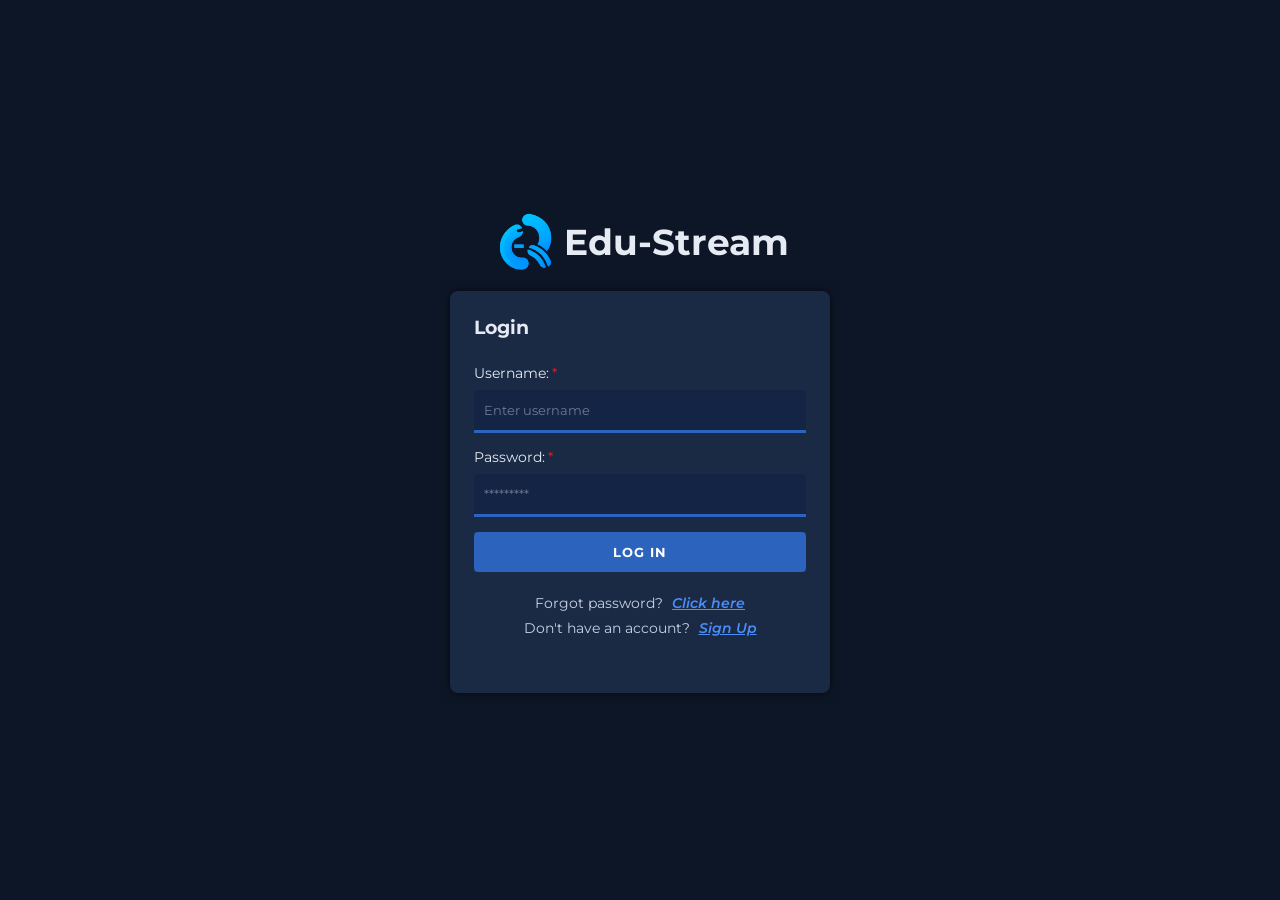
<file: index.html>
<!DOCTYPE html>
<html lang="en">
<head>
  <meta charset="UTF-8">
  <meta name="viewport" content="width=device-width, initial-scale=1.0">
  <meta
      name="description"
      content="Edu-Stream, a learning management system that guides beginners in tech areas such as Web Development, UI/UX Design, Cybersecurity and Artificial Intelligence."
    />
  <link rel="icon" href="image/edu-stream-logo.png">
  <link rel="stylesheet" href="style/Edu-Stream.css">
  <link rel="stylesheet" href="style/login.css">
  <title>Login | Edu-Stream</title>
</head>
<body>

  <div class="loginMessage">Success!</div>
  
  <div class="loginWrapper">
    <div class="login-page-title loginLogo">
      <div class="website-name">
        <img
          class="header-icon"
          src="image/edu-stream-logo.png"
          alt="website-logo"
        />
        <p>Edu-Stream</p>
      </div>
    </div>

      <form class="login-form-js">
        <div class="loginInputs">
          <h2 class="form-title-js">Login</h2>

          <div class="input1">
            <label class="Ilabel" for="name">Username:</label>
            <input class="input inputName-js" type="text" placeholder="Enter username" name="name" required>
          </div>

          <div class="input2">
            <label class="Ilabel" for="password">Password:</label>
            <input class="input inputPassword-js" type="password" placeholder="*********" name="password" required>
          </div>

          <div class="signin">
            <button type="submit" class="submit-btn-js">Log In</button>
          </div>
          
          <div class="form-footer">
            <div class="forgot">Forgot password? <span class="clickHere clickHere-js">Click here</span></div>
            
            <div class="signup-toggle">
              <span class="toggle-text-js">Don't have an account?</span> 
              <span class="toggle-link-js toggle-link">Sign Up</span>
            </div>
          </div>

          <div class="alert"></div>

        </div>
      </form>
  </div>

  <script src="script/login.js"></script>
</body>
</html>
</file>
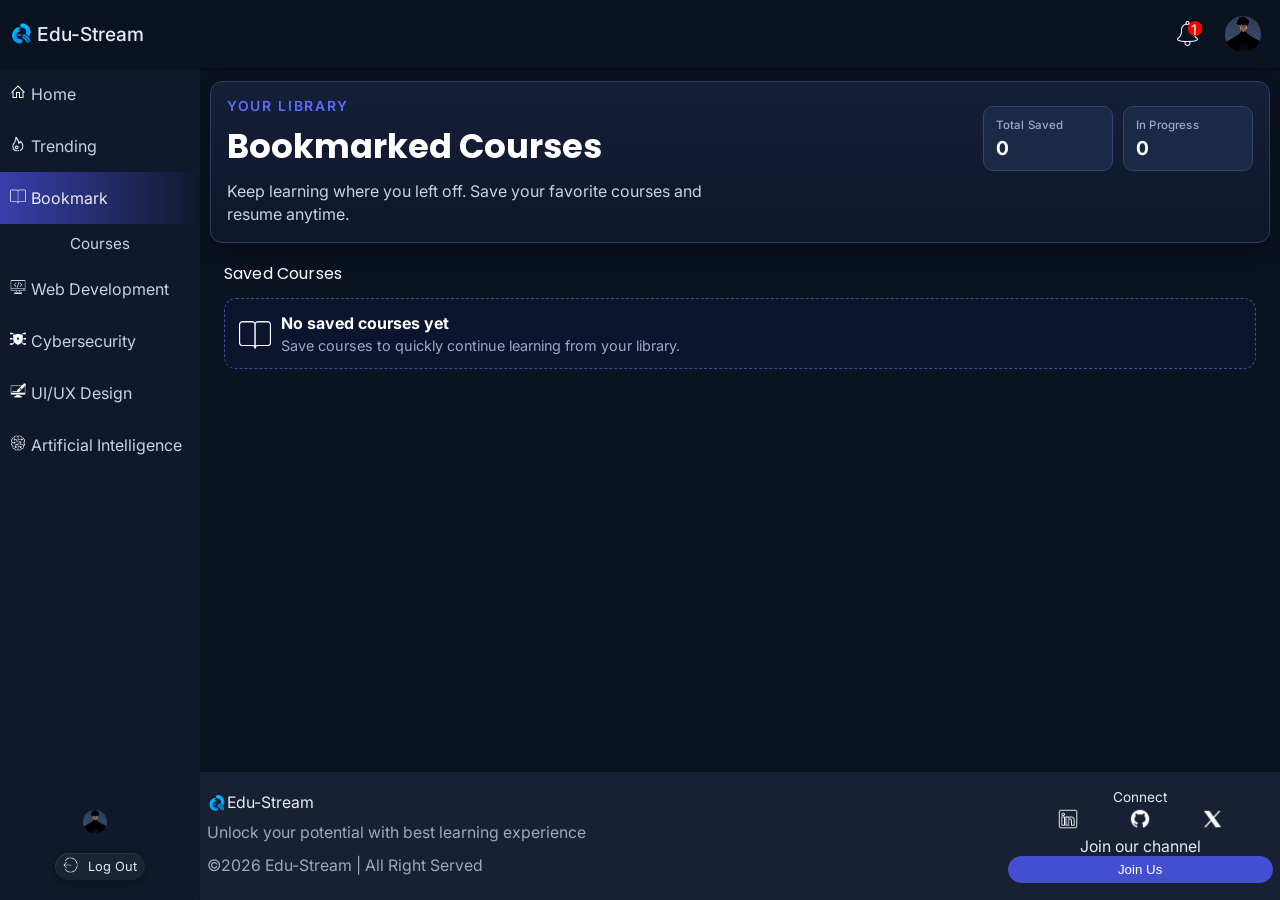
<file: Bookmark-page.html>
<!doctype html>
<html lang="en">
  <head>
    <meta charset="UTF-8" />
    <meta name="viewport" content="width=device-width, initial-scale=1.0" />

    <link rel="icon" href="image/edu-stream-logo.png" />
    <link rel="stylesheet" href="style/Edu-Stream.css" />

    <link href="https://vjs.zencdn.net/8.10.0/video-js.css" rel="stylesheet" />
    <script src="https://vjs.zencdn.net/8.10.0/video.min.js"></script>
    <script src="library/videojs-youtube.js"></script>
    <title>Bookmark | Edu-Stream</title>
  </head>
  <body>
    <!--header bar-->
    <header>
      <div class="website-name">
        <img
          class="header-icon"
          src="image/edu-stream-logo.png"
          alt="website-logo"
        />
        <p>Edu-Stream</p>
      </div>

      <div class="right-corner">
        <div class="profile">
          <div class="bell">
            <img
              class="header-icon"
              src="SVG/notification-bell-icon.png"
              alt="notification-bell-icon"
            />
            <div class="notify"></div>
             <div class="notifyMessage"><span class="bookmarkNotify"></span></div>
          </div>

          <img
            class="profile-icon"
            src="image/profile-image.jpg"
            alt="profile image"
          />
        </div>

        <div class="burger">
          <div class="line1"></div>
          <div class="line2 shortWidth"></div>
          <div class="line3"></div>
        </div>
      </div>
    </header>

    <!--Side bar-->
    <div class="sidebar">
      <a href="home.html">
        <div class="sidebar-nav">
          <div class="sidebar-Icon">
            <img src="SVG/home-icon.png" alt="home-icon" />
          </div>
          <div class="sidebar-name">Home</div>
        </div>
      </a>

      <a href="Trending-page.html">
        <div class="sidebar-nav">
          <div class="sidebar-Icon">
            <img src="SVG/trending-icon.png" alt="trending-icon" />
          </div>
          <div class="sidebar-name">Trending</div>
        </div>
      </a>

      <a href="Bookmark-page.html">
        <div class="sidebar-nav active">
          <div class="sidebar-Icon">
            <img src="SVG/bookmark-icon.png" alt="bookmark-icon" />
          </div>
          <div class="sidebar-name">Bookmark</div>
        </div>
      </a>

      <div class="sidebar-title">Courses</div>

      <a href="Webdev-page.html">
        <div class="sidebar-nav">
          <div class="sidebar-Icon">
            <img
              src="SVG/web-development-icon.png"
              alt="web-development-icon"
            />
          </div>
          <div class="sidebar-name">Web Development</div>
        </div>
      </a>

      <a href="Cybersecurity-page.html">
        <div class="sidebar-nav">
          <div class="sidebar-Icon">
            <img src="SVG/cyber-security-icon.png" alt="cyber-security-icon" />
          </div>
          <div class="sidebar-name">Cybersecurity</div>
        </div>
      </a>

      <a href="Ui-ux-page.html">
        <div class="sidebar-nav">
          <div class="sidebar-Icon">
            <img src="SVG/ui-ux-design-icon.png" alt="ui-ux-design-icon" />
          </div>
          <div class="sidebar-name">UI/UX Design</div>
        </div>
      </a>

      <a href="AI-page.html">
        <div class="sidebar-nav">
          <div class="sidebar-Icon">
            <img src="SVG/AI-icon.png" alt="AI-icon" />
          </div>
          <div class="sidebar-name">Artificial Intelligence</div>
        </div>
      </a>

      <div class="sidebarBottom">
       
      <div class="sidebar-profile">
        <img src="image/profile-image.jpg" alt="profile-image" />
        <p class="profileName"></p>
      </div>

       <div class="logOutBtn">
        <div class="sidebar-Icon">
          <img src="SVG//icons8-logout-rounded-left-50.png" alt="logout-icon" />
        </div>
        <div class="sidebar-name">Log Out</div>
      </div>

      </div>


    </div>

    <main>
      <section class="bookmarkHeader">
        <div>
          <p class="pageSubtitle">Your Library</p>
          <h1 class="pageTitle">Bookmarked Courses</h1>
          <p class="pageDescription">
            Keep learning where you left off. Save your favorite courses and
            resume anytime.
          </p>
        </div>
        <div class="bookmarkStats">
          <div class="statBox">
            <div class="statLabel">Total Saved</div>
            <div class="statValue">-</div>
          </div>
          <div class="statBox">
            <div class="statLabel">In Progress</div>
            <div class="statValue vall">-</div>
          </div>
        </div>
      </section>

      <section class="bookmarkCourses">
        <div class="sectionTitle">Saved Courses</div>
        <div class="emptyState hidden" id="noSavedCourses">
          <img src="SVG/bookmark-icon.png" alt="empty bookmark" />
          <div>
            <h3>No saved courses yet</h3>
            <p>Save courses to quickly continue learning from your library.</p>
          </div>
        </div>
        <div class="bookmarkCardsWrapper" id="savedCards">
    
        </div>
      </section>


      <div id="videoModal" class="modal-overlay">
        <div class="modal-content">
            <div class="close-modal" onclick="closeModal()">
                <img src="SVG/close-icon.png" alt="close-icon" /> </div>

            <div class="video-container">
                <video 
                    id="edu-stream-player" 
                    class="video-js vjs-big-play-centered vjs-theme-city" 
                    controls 
                    preload="auto"
                >
                    <p class="vjs-no-js">
                        To view this video please enable JavaScript, and consider upgrading to a web browser that supports HTML5 video.
                    </p>
                </video>
            </div>
        </div>
    </div>
    </main>

    <footer>
      <div class="left">
        <div class="footer-logo">
          <img src="image/edu-stream-logo.png" alt="edu-stream-logo">
          <div class="edu">Edu-Stream</div>
        </div>
        <div class="logo-text1">Unlock your potential with best learning experience</div>
        <div class="logo-text2">&copy;2026 Edu-Stream | All Right Served</div>
      </div>

      <div class="right">
        <div class="rightTitle">Connect</div>
        <div class="footerIcons">
          <a href=""><img src="SVG/linkedin-icon.png" alt="linkedin-icon"></a>
          <a href=""><img src="SVG/github-icon.png" alt="github-icon"></a>
          <a href=""><img src="SVG/x-icon.png" alt="x-icon"></a>
        </div>
        <div class="joinUs">
          <div class="joinTitle">Join our channel</div>
          <div class="joininputs">
            <a href="https://whatsapp.com/channel/0029Vb7LsOj8kyyFgAiAuR1O"><button>Join Us</button></a>
          </div>
        </div>
      </div>
    </footer>
    <script type="module" src="script/Edu-Stream.js"></script>
    <script pe="module" src="script/renderBookmark.js"></script>
  </body>
</html>
</file>
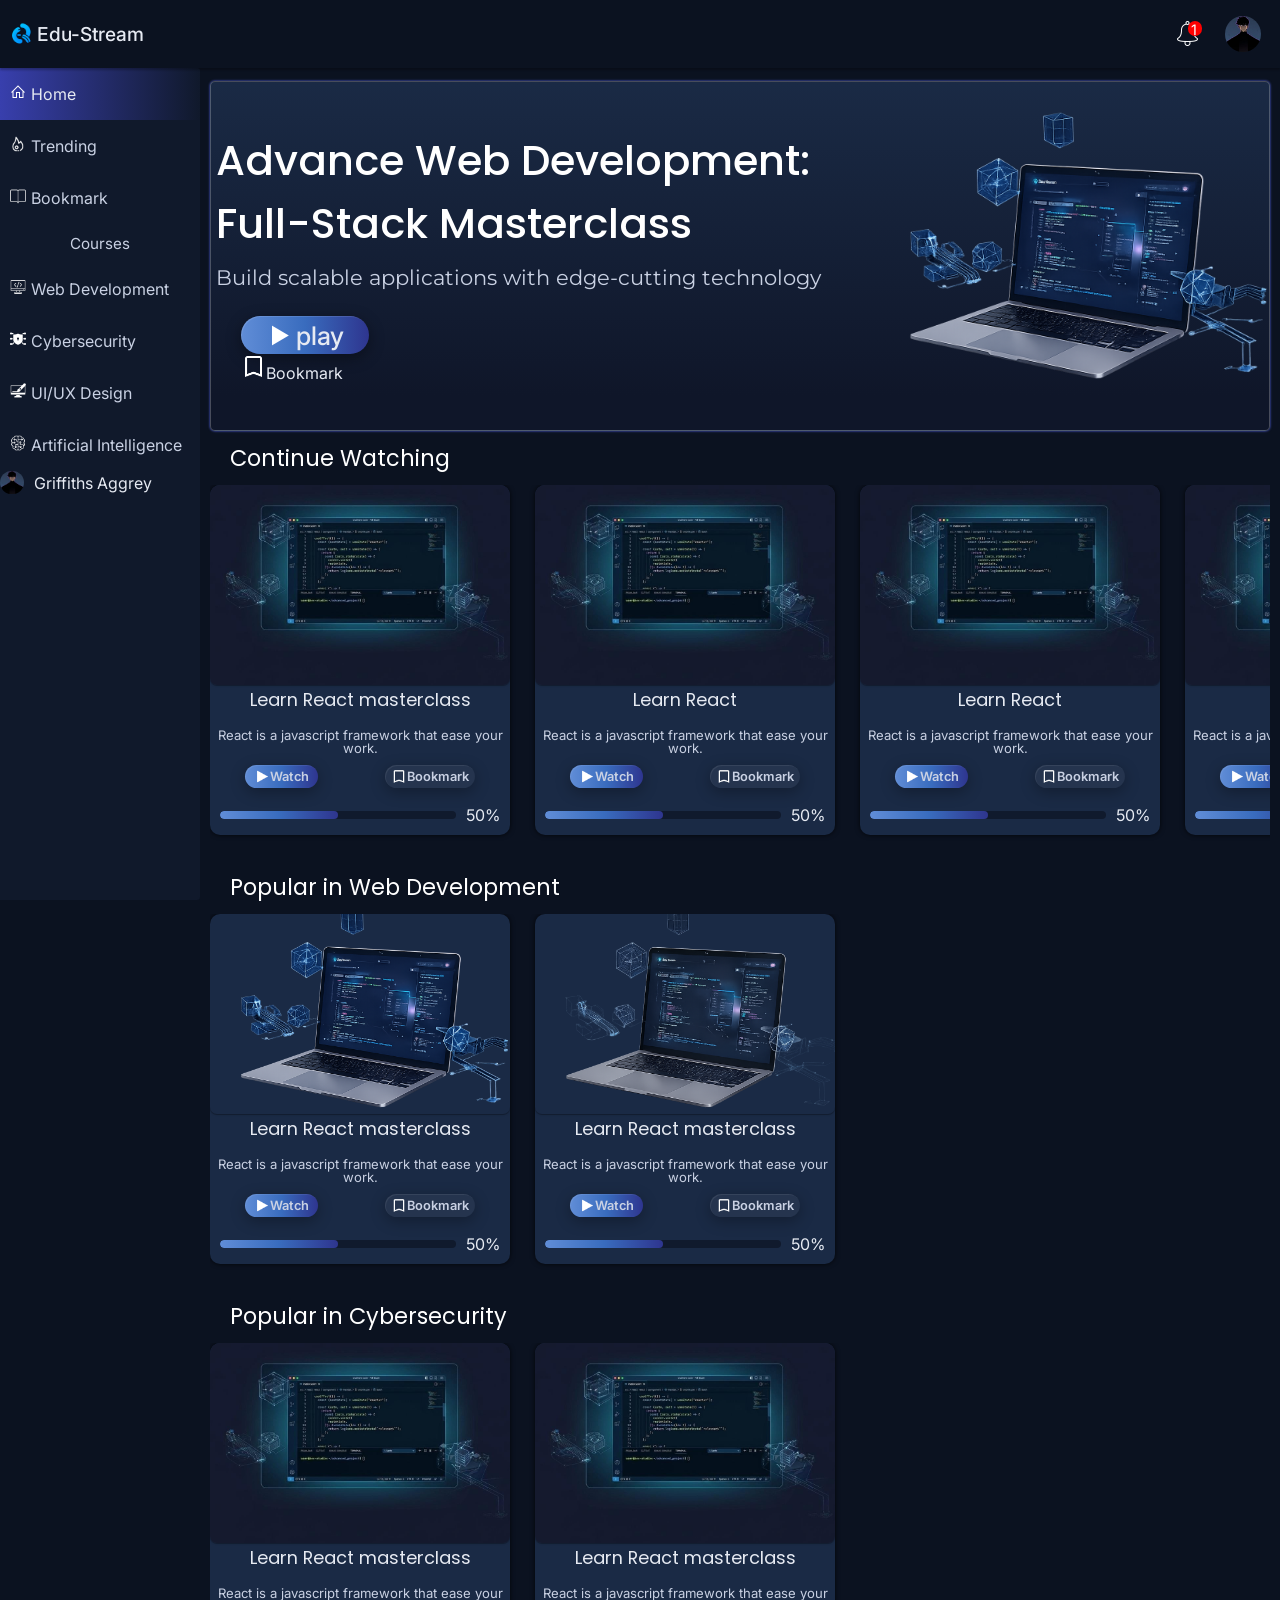
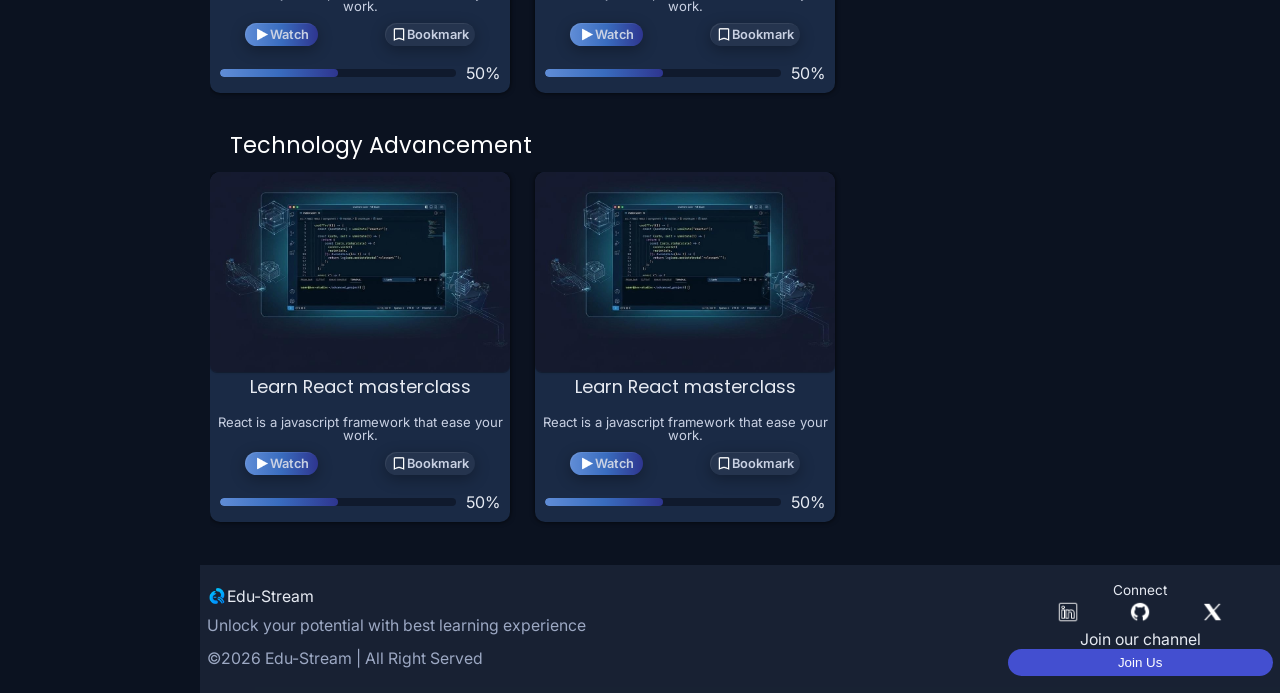
<file: Edu-Stream.html>
<!doctype html>
<html lang="en">
  <head>
    <meta charset="UTF-8" />
    <meta name="viewport" content="width=device-width, initial-scale=1.0" />
    <meta
      name="description"
      content="A LMS with curated tutorial on tech stuff"
    />
    
    <link rel="icon" href="image/edu-stream-logo.png" />
    <link rel="stylesheet" href="style/Edu-Stream.css" />

    <link href="https://vjs.zencdn.net/8.10.0/video-js.css" rel="stylesheet" />
    <script src="https://vjs.zencdn.net/8.10.0/video.min.js"></script>
    <script src="library/videojs-youtube.js"></script>

    <link rel="preconnect" href="https://fonts.googleapis.com" />
    <link rel="preconnect" href="https://fonts.gstatic.com" crossorigin />
    <link
      href="https://fonts.googleapis.com/css2?family=Inter:ital,opsz,wght@0,14..32,100..900;1,14..32,100..900&family=JetBrains+Mono:ital,wght@0,100..800;1,100..800&family=Poppins:ital,wght@0,100;0,200;0,300;0,400;0,500;0,600;0,700;0,800;0,900;1,100;1,200;1,300;1,400;1,500;1,600;1,700;1,800;1,900&display=swap"
      rel="stylesheet"
    />

    <title>Edu-Stream</title>
  </head>
  <body>
    <!--header-->
    <header>
      <div class="website-name">
        <img
          class="header-icon"
          src="image/edu-stream-logo.png"
          alt="website-logo"
        />
        <p>Edu-Stream</p>
      </div>

      <div class="right-corner">
        <div class="profile">
          <div class="bell">
            <img
              class="header-icon"
              src="SVG/notification-bell-icon.png"
              alt="notification-bell-icon"
            />
            <div class="notify">5</div>
          </div>

          <img
            class="profile-icon"
            src="image/profile-image.jpg"
            alt="profile image"
          />
        </div>

        <div class="burger">
          <div class="line1"></div>
          <div class="line2 shortWidth"></div>
          <div class="line3"></div>
        </div>
      </div>
    </header>

    <!--Sidde bar-->
    <div class="sidebar">
      <a href="#">
        <div class="sidebar-nav active">
          <div class="sidebar-Icon">
            <img src="SVG/home-icon.png" alt="home-icon" />
          </div>
          <div class="sidebar-name">Home</div>
        </div>
      </a>

      <a href="Trending-page.html">
        <div class="sidebar-nav">
          <div class="sidebar-Icon">
            <img src="SVG/trending-icon.png" alt="trending-icon" />
          </div>
          <div class="sidebar-name">Trending</div>
        </div>
      </a>

      <a href="Bookmark-page.html">
        <div class="sidebar-nav">
          <div class="sidebar-Icon">
            <img src="SVG/bookmark-icon.png" alt="bookmark-icon" />
          </div>
          <div class="sidebar-name">Bookmark</div>
        </div>
      </a>

      <div class="sidebar-title">Courses</div>

      <a href="Webdev-page.html">
        <div class="sidebar-nav">
          <div class="sidebar-Icon">
            <img
              src="SVG/web-development-icon.png"
              alt="web-development-icon"
            />
          </div>
          <div class="sidebar-name">Web Development</div>
        </div>
      </a>

      <a href="Cybersecurity-page.html">
        <div class="sidebar-nav">
          <div class="sidebar-Icon">
            <img src="SVG/cyber-security-icon.png" alt="cyber-security-icon" />
          </div>
          <div class="sidebar-name">Cybersecurity</div>
        </div>
      </a>

      <a href="Ui-ux-page.html">
        <div class="sidebar-nav">
          <div class="sidebar-Icon">
            <img src="SVG/ui-ux-design-icon.png" alt="ui-ux-design-icon" />
          </div>
          <div class="sidebar-name">UI/UX Design</div>
        </div>
      </a>

      <a href="AI-page.html">
        <div class="sidebar-nav">
          <div class="sidebar-Icon">
            <img src="SVG/AI-icon.png" alt="AI-icon" />
          </div>
          <div class="sidebar-name">Artificial Intelligence</div>
        </div>
      </a>

      <div class="sidebar-profile">
        <img src="image/profile-image.jpg" alt="profile-image" />
        Griffiths Aggrey
      </div>
    </div>

    <main>
<!--hero section-->
      <div class="heroSection">
        <div class="heroLeftSide">
          <div class="leftSide-items">
            <p class="hero-title">
              advance web development:
              <span style="white-space: nowrap">Full-Stack</span> masterclass
            </p>
            <p class="hero-subtitle">
              Build scalable applications with edge-cutting technology
            </p>
            <div class="hero-buttons">
              <div class="hero-btn1">
                <img src="SVG/play-icon.png" alt="play-icon" />play
              </div>
              <div class="hero-btn2">
                <img
                  src="SVG/bookmark-outline-icon.png"
                  alt="bookmark-outline-icon"
                />Bookmark
              </div>
            </div>
          </div>
        </div>

        <div class="heroRightSide">
          <img src="assets/thumbnails/codingLaptop_H.png" alt="" />
        </div>
      </div>
<!--continue section-->
      <div class="cardSection">
        <div class="sectionTitle">Continue Watching</div>
        <div class="cardsWrapper continue-sec">
          <div class="card">
            <div class="cardUpper">
              <div class="thumbnailContainer">
                <img
                  src="assets/thumbnails/thumbnail-card.jpeg"
                  alt="thumbnail-card"
                />
              </div>
              <div title="learn and master web ddev hhvvhvhjdhjhjgh" class="cardTitle">Learn React masterclass</div>
            </div>

            <div class="cardMiddle">
              <div class="cardDescription">
                React is a javascript framework that ease your work.
              </div>
              <div class="cardButtons">
                <div class="cardBtn1">
                  <img src="SVG/play-icon.png" alt="play-icon" />
                  <p>Watch</p>
                </div>
                <div class="cardBtn2">
                  <img
                    src="SVG/bookmark-outline-icon.png"
                    alt="bookmark-outline-icon"
                  />
                  <p>Bookmark</p>
                </div>
              </div>
            </div>

            <div class="cardBottom">
              <div class="progressBar">
                <div class="progress"></div>
              </div>
              <div class="progressPercentage">50%</div>
            </div>
          </div>





          <div class="card">
            <div class="cardUpper">
              <div class="thumbnailContainer">
                <img
                  src="assets/thumbnails/thumbnail-card.jpeg"
                  alt="thumbnail-card"
                />
              </div>
              <div class="cardTitle">Learn React</div>
            </div>

            <div class="cardMiddle">
              <div class="cardDescription">
                React is a javascript framework that ease your work.
              </div>
              <div class="cardButtons">
                <div class="cardBtn1">
                  <img src="SVG/play-icon.png" alt="play-icon" />
                  <p>Watch</p>
                </div>
                <div class="cardBtn2">
                  <img
                    src="SVG/bookmark-outline-icon.png"
                    alt="bookmark-outline-icon"
                  />
                  <p>Bookmark</p>
                </div>
              </div>
            </div>

            <div class="cardBottom">
              <div class="progressBar">
                <div class="progress"></div>
              </div>
              <div class="progressPercentage">50%</div>
            </div>
          </div>

          <div class="card">
            <div class="cardUpper">
              <div class="thumbnailContainer">
                <img
                  src="assets/thumbnails/thumbnail-card.jpeg"
                  alt="thumbnail-card"
                />
              </div>
              <div class="cardTitle">Learn React</div>
            </div>

            <div class="cardMiddle">
              <div class="cardDescription">
                React is a javascript framework that ease your work.
              </div>
              <div class="cardButtons">
                <div class="cardBtn1">
                  <img src="SVG/play-icon.png" alt="play-icon" />
                  <p>Watch</p>
                </div>
                <div class="cardBtn2">
                  <img
                    src="SVG/bookmark-outline-icon.png"
                    alt="bookmark-outline-icon"
                  />
                  <p>Bookmark</p>
                </div>
              </div>
            </div>

            <div class="cardBottom">
              <div class="progressBar">
                <div class="progress"></div>
              </div>
              <div class="progressPercentage">50%</div>
            </div>
          </div>

          <div class="card">
            <div class="cardUpper">
              <div class="thumbnailContainer">
                <img
                  src="assets/thumbnails/thumbnail-card.jpeg"
                  alt="thumbnail-card"
                />
              </div>
              <div class="cardTitle">Learn React</div>
            </div>

            <div class="cardMiddle">
              <div class="cardDescription">
                React is a javascript framework that ease your work.
              </div>
              <div class="cardButtons">
                <div class="cardBtn1">
                  <img src="SVG/play-icon.png" alt="play-icon" />
                  <p>Watch</p>
                </div>
                <div class="cardBtn2">
                  <img
                    src="SVG/bookmark-outline-icon.png"
                    alt="bookmark-outline-icon"
                  />
                  <p>Bookmark</p>
                </div>
              </div>
            </div>

            <div class="cardBottom">
              <div class="progressBar">
                <div class="progress"></div>
              </div>
              <div class="progressPercentage">50%</div>
            </div>
          </div>

          <div class="card">
            <div class="cardUpper">
              <div class="thumbnailContainer">
                <img
                  src="assets/thumbnails/thumbnail-card.jpeg"
                  alt="thumbnail-card"
                />
              </div>
              <div class="cardTitle">Learn React</div>
            </div>

            <div class="cardMiddle">
              <div class="cardDescription">
                React is a javascript framework that ease your work.
              </div>
              <div class="cardButtons">
                <div class="cardBtn1">
                  <img src="SVG/play-icon.png" alt="play-icon" />
                  <p>Watch</p>
                </div>
                <div class="cardBtn2">
                  <img
                    src="SVG/bookmark-outline-icon.png"
                    alt="bookmark-outline-icon"
                  />
                  <p>Bookmark</p>
                </div>
              </div>
            </div>

            <div class="cardBottom">
              <div class="progressBar">
                <div class="progress"></div>
              </div>
              <div class="progressPercentage">50%</div>
            </div>
          </div>

          <div class="card">
            <div class="cardUpper">
              <div class="thumbnailContainer">
                <img
                  src="assets/thumbnails/thumbnail-card.jpeg"
                  alt="thumbnail-card"
                />
              </div>
              <div class="cardTitle">Learn React</div>
            </div>

            <div class="cardMiddle">
              <div class="cardDescription">
                React is a javascript framework that ease your work.
              </div>
              <div class="cardButtons">
                <div class="cardBtn1">
                  <img src="SVG/play-icon.png" alt="play-icon" />
                  <p>Watch</p>
                </div>
                <div class="cardBtn2">
                  <img
                    src="SVG/bookmark-outline-icon.png"
                    alt="bookmark-outline-icon"
                  />
                  <p>Bookmark</p>
                </div>
              </div>
            </div>

            <div class="cardBottom">
              <div class="progressBar">
                <div class="progress"></div>
              </div>
              <div class="progressPercentage">50%</div>
            </div>
          </div>










        </div>
      </div>
<!--Popular in web dev section-->
      <div class="cardSection">
        <div class="sectionTitle">Popular in Web Development</div>
        <div class="cardsWrapper webdev-sec">
             <div class="card">
            <div class="cardUpper">
              <div class="thumbnailContainer">
                <img
                  src="assets/thumbnails/codingLaptop_H.png"
                  alt="thumbnail-card"
                />
              </div>
              <div title="learn and master web ddev hhvvhvhjdhjhjgh" class="cardTitle">Learn React masterclass</div>
            </div>

            <div class="cardMiddle">
              <div class="cardDescription">
                React is a javascript framework that ease your work.
              </div>
              <div class="cardButtons">
                <div class="cardBtn1">
                  <img src="SVG/play-icon.png" alt="play-icon" />
                  <p>Watch</p>
                </div>
                <div class="cardBtn2">
                  <img
                    src="SVG/bookmark-outline-icon.png"
                    alt="bookmark-outline-icon"
                  />
                  <p>Bookmark</p>
                </div>
              </div>
            </div>

            <div class="cardBottom">
              <div class="progressBar">
                <div class="progress"></div>
              </div>
              <div class="progressPercentage">50%</div>
            </div>
          </div>
          
          
            <div class="card">
            <div class="cardUpper">
              <div class="thumbnailContainer">
                <img
                  src="assets/thumbnails/codingLaptop_C.png"
                  alt="thumbnail-card"
                />
              </div>
              <div title="learn and master web ddev hhvvhvhjdhjhjgh" class="cardTitle">Learn React masterclass</div>
            </div>

            <div class="cardMiddle">
              <div class="cardDescription">
                React is a javascript framework that ease your work.
              </div>
              <div class="cardButtons">
                <div class="cardBtn1">
                  <img src="SVG/play-icon.png" alt="play-icon" />
                  <p>Watch</p>
                </div>
                <div class="cardBtn2">
                  <img
                    src="SVG/bookmark-outline-icon.png"
                    alt="bookmark-outline-icon"
                  />
                  <p>Bookmark</p>
                </div>
              </div>
            </div>

            <div class="cardBottom">
              <div class="progressBar">
                <div class="progress"></div>
              </div>
              <div class="progressPercentage">50%</div>
            </div>
          </div>
        </div>
      </div>
<!--Popular in Cybersecurity-->
      <div class="cardSection">
        <div class="sectionTitle">Popular in Cybersecurity</div>
        <div class="cardsWrapper cybersecurity-sec">
            <div class="card">
            <div class="cardUpper">
              <div class="thumbnailContainer">
                <img
                  src="assets/thumbnails/thumbnail-card.jpeg"
                  alt="thumbnail-card"
                />
              </div>
              <div title="learn and master web ddev hhvvhvhjdhjhjgh" class="cardTitle">Learn React masterclass</div>
            </div>

            <div class="cardMiddle">
              <div class="cardDescription">
                React is a javascript framework that ease your work.
              </div>
              <div class="cardButtons">
                <div class="cardBtn1">
                  <img src="SVG/play-icon.png" alt="play-icon" />
                  <p>Watch</p>
                </div>
                <div class="cardBtn2">
                  <img
                    src="SVG/bookmark-outline-icon.png"
                    alt="bookmark-outline-icon"
                  />
                  <p>Bookmark</p>
                </div>
              </div>
            </div>

            <div class="cardBottom">
              <div class="progressBar">
                <div class="progress"></div>
              </div>
              <div class="progressPercentage">50%</div>
            </div>
          </div>

            <div class="card">
            <div class="cardUpper">
              <div class="thumbnailContainer">
                <img
                  src="assets/thumbnails/thumbnail-card.jpeg"
                  alt="thumbnail-card"
                />
              </div>
              <div title="learn and master web ddev hhvvhvhjdhjhjgh" class="cardTitle">Learn React masterclass</div>
            </div>

            <div class="cardMiddle">
              <div class="cardDescription">
                React is a javascript framework that ease your work.
              </div>
              <div class="cardButtons">
                <div class="cardBtn1">
                  <img src="SVG/play-icon.png" alt="play-icon" />
                  <p>Watch</p>
                </div>
                <div class="cardBtn2">
                  <img
                    src="SVG/bookmark-outline-icon.png"
                    alt="bookmark-outline-icon"
                  />
                  <p>Bookmark</p>
                </div>
              </div>
            </div>

            <div class="cardBottom">
              <div class="progressBar">
                <div class="progress"></div>
              </div>
              <div class="progressPercentage">50%</div>
            </div>
          </div>

        </div>
      </div>
<!--Tech advancement sec-->
      <div class="cardSection">
        <div class="sectionTitle">Technology Advancement</div>
        <div class="cardsWrapper techadvancement-sec">
            <div class="card">
            <div class="cardUpper">
              <div class="thumbnailContainer">
                <img
                  src="assets/thumbnails/thumbnail-card.jpeg"
                  alt="thumbnail-card"
                />
              </div>
              <div title="learn and master web ddev hhvvhvhjdhjhjgh" class="cardTitle">Learn React masterclass</div>
            </div>

            <div class="cardMiddle">
              <div class="cardDescription">
                React is a javascript framework that ease your work.
              </div>
              <div class="cardButtons">
                <div class="cardBtn1">
                  <img src="SVG/play-icon.png" alt="play-icon" />
                  <p>Watch</p>
                </div>
                <div class="cardBtn2">
                  <img
                    src="SVG/bookmark-outline-icon.png"
                    alt="bookmark-outline-icon"
                  />
                  <p>Bookmark</p>
                </div>
              </div>
            </div>

            <div class="cardBottom">
              <div class="progressBar">
                <div class="progress"></div>
              </div>
              <div class="progressPercentage">50%</div>
            </div>
          </div>

            <div class="card">
            <div class="cardUpper">
              <div class="thumbnailContainer">
                <img
                  src="assets/thumbnails/thumbnail-card.jpeg"
                  alt="thumbnail-card"
                />
              </div>
              <div title="learn and master web ddev hhvvhvhjdhjhjgh" class="cardTitle">Learn React masterclass</div>
            </div>

            <div class="cardMiddle">
              <div class="cardDescription">
                React is a javascript framework that ease your work.
              </div>
              <div class="cardButtons">
                <div class="cardBtn1">
                  <img src="SVG/play-icon.png" alt="play-icon" />
                  <p>Watch</p>
                </div>
                <div class="cardBtn2">
                  <img
                    src="SVG/bookmark-outline-icon.png"
                    alt="bookmark-outline-icon"
                  />
                  <p>Bookmark</p>
                </div>
              </div>
            </div>

            <div class="cardBottom">
              <div class="progressBar">
                <div class="progress"></div>
              </div>
              <div class="progressPercentage">50%</div>
            </div>
          </div>
        </div>
      </div>

    </main>

    <footer>

      <div class="left">
        <div class="footer-logo">
          <img src="image/edu-stream-logo.png" alt="edu-stream-logo">
          <div class="edu">Edu-Stream</div>
        </div>
        <div class="logo-text1">Unlock your potential with best learning experience</div>
        <div class="logo-text2">&copy;2026 Edu-Stream | All Right Served</div>
      </div>

      <div class="right">
        <div class="rightTitle">Connect</div>
        <div class="footerIcons">
          <a href=""><img src="SVG/linkedin-icon.png" alt="linkedin-icon"></a>
          <a href=""><img src="SVG/github-icon.png" alt="github-icon"></a>
          <a href=""><img src="SVG/x-icon.png" alt="x-icon"></a>
        </div>
        <div class="joinUs">
          <div class="joinTitle">Join our channel</div>
          <div class="joininputs">
            <a href=""><button>Join Us</button></a>
          </div>
        </div>
      </div>
    </footer>

    <script type="module" src="script/Edu-Stream.js"></script>
  </body>
</html>
</file>
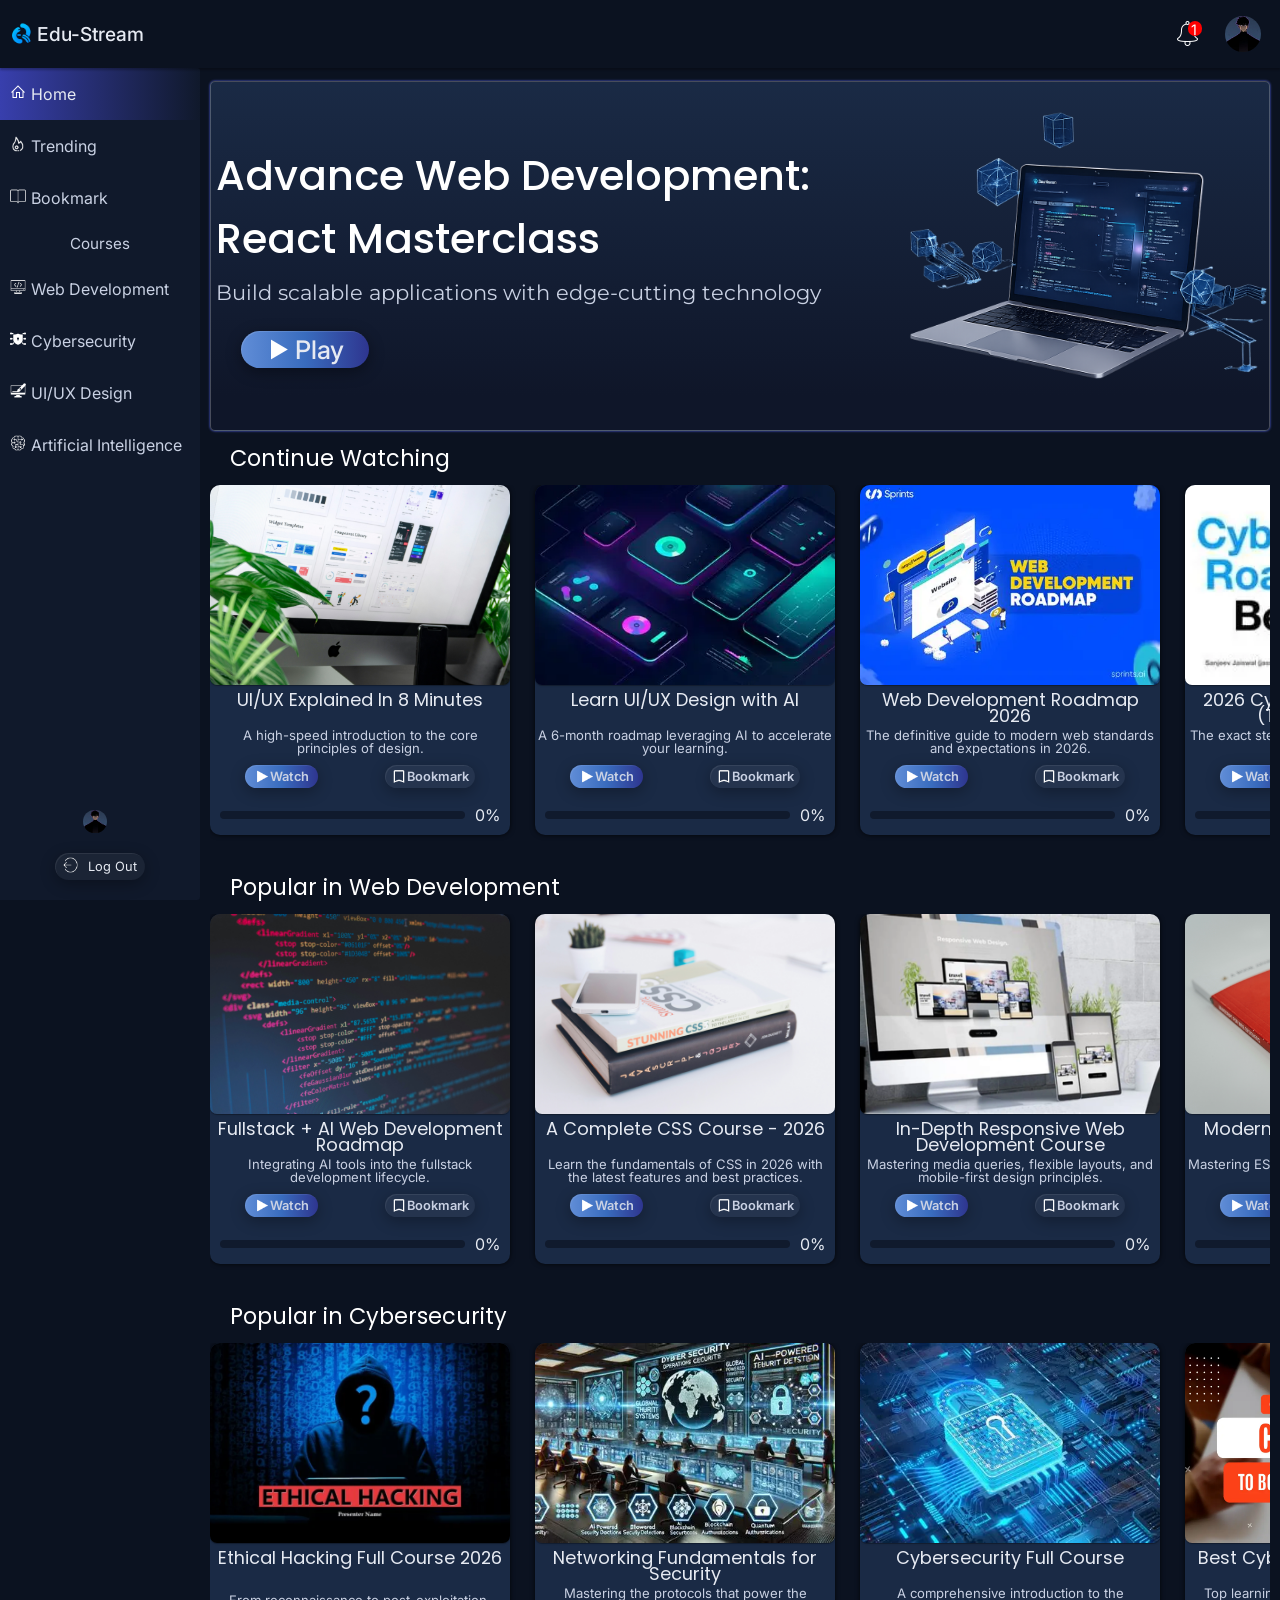
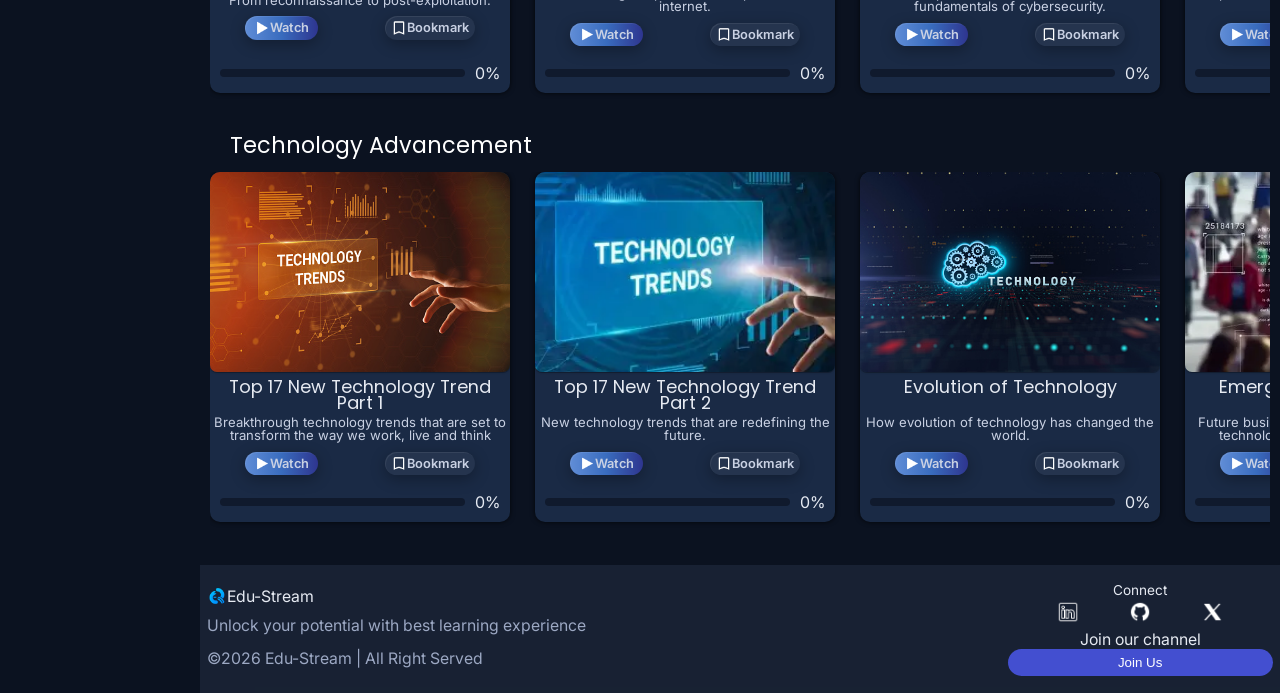
<file: home.html>
<!doctype html>
<html lang="en">
  <head>
    <meta charset="UTF-8" />
    <meta name="viewport" content="width=device-width, initial-scale=1.0" />
    <meta
      name="description"
      content="Edu-Stream, a learning management system that guides beginners in tech areas such as Web Development, UI/UX Design, Cybersecurity and Artificial Intelligence."
    />
    
    <link rel="icon" href="image/edu-stream-logo.png" />
    <link rel="stylesheet" href="style/Edu-Stream.css" />

    <link href="https://vjs.zencdn.net/8.10.0/video-js.css" rel="stylesheet" />
    <script src="https://vjs.zencdn.net/8.10.0/video.min.js"></script>
    <script src="library/videojs-youtube.js"></script>



    <title>Edu-Stream</title>
  </head>
  <body>
    <!--header-->
    <header>
      <div class="website-name">
        <img
          class="header-icon"
          src="image/edu-stream-logo.png"
          alt="website-logo"
        />
        <p>Edu-Stream</p>
      </div>

      <div class="right-corner">
        <div class="profile">
          <div class="bell">
            <img
              class="header-icon"
              src="SVG/notification-bell-icon.png"
              alt="notification-bell-icon"
            />
            <div class="notify"></div> 
            <div class="notifyMessage">Bookmark your favorite courses.</div>
          </div>
          <img
            class="profile-icon"
            src="image/profile-image.jpg"
            alt="profile image"
          />
        </div>

        <div class="burger">
          <div class="line1"></div>
          <div class="line2 shortWidth"></div>
          <div class="line3"></div>
        </div>
      </div>
    </header>

    <!--Sidde bar-->
    <div class="sidebar">
      <a href="#">
        <div class="sidebar-nav active">
          <div class="sidebar-Icon">
            <img src="SVG/home-icon.png" alt="home-icon" />
          </div>
          <div class="sidebar-name">Home</div>
        </div>
      </a>

      <a href="Trending-page.html">
        <div class="sidebar-nav">
          <div class="sidebar-Icon">
            <img src="SVG/trending-icon.png" alt="trending-icon" />
          </div>
          <div class="sidebar-name">Trending</div>
        </div>
      </a>

      <a href="Bookmark-page.html">
        <div class="sidebar-nav">
          <div class="sidebar-Icon">
            <img src="SVG/bookmark-icon.png" alt="bookmark-icon" />
          </div>
          <div class="sidebar-name">Bookmark</div>
        </div>
      </a>

      <div class="sidebar-title">Courses</div>

      <a href="Webdev-page.html">
        <div class="sidebar-nav">
          <div class="sidebar-Icon">
            <img
              src="SVG/web-development-icon.png"
              alt="web-development-icon"
            />
          </div>
          <div class="sidebar-name">Web Development</div>
        </div>
      </a>

      <a href="Cybersecurity-page.html">
        <div class="sidebar-nav">
          <div class="sidebar-Icon">
            <img src="SVG/cyber-security-icon.png" alt="cyber-security-icon" />
          </div>
          <div class="sidebar-name">Cybersecurity</div>
        </div>
      </a>

      <a href="Ui-ux-page.html">
        <div class="sidebar-nav">
          <div class="sidebar-Icon">
            <img src="SVG/ui-ux-design-icon.png" alt="ui-ux-design-icon" />
          </div>
          <div class="sidebar-name">UI/UX Design</div>
        </div>
      </a>

      <a href="AI-page.html">
        <div class="sidebar-nav">
          <div class="sidebar-Icon">
            <img src="SVG/AI-icon.png" alt="AI-icon" />
          </div>
          <div class="sidebar-name">Artificial Intelligence</div>
        </div>
      </a>

      <div class="sidebarBottom">
       
      <div class="sidebar-profile">
        <img src="image/profile-image.jpg" alt="profile-image" />
        <p class="profileName"></p>
      </div>

       <div class="logOutBtn">
        <div class="sidebar-Icon">
          <img src="SVG//icons8-logout-rounded-left-50.png" alt="logout-icon" />
        </div>
        <div class="sidebar-name">Log Out</div>
      </div>

      </div>
      
    </div>

    <main>
<!--hero section-->
      <div class="heroSection">
        <div class="heroLeftSide">
          <div class="leftSide-items">
            <p class="hero-title">
              advance web development:
              React masterclass
            </p>
            <p class="hero-subtitle">
              Build scalable applications with edge-cutting technology
            </p>
            <div class="hero-buttons">
              <div class="hero-btn1">
                <img src="SVG/play-icon.png" alt="play-icon" />Play
              </div>
            </div>
          </div>
        </div>

        <div class="heroRightSide">
          <img src="assets/thumbnails/codingLaptop_H.png" alt="" />
        </div>
      </div>
<!--continue section-->
      <div class="cardSection">
        <div class="sectionTitle">Continue Watching</div>
        <div class="cardsWrapper continue-sec">
         

        </div>
      </div>
<!--Popular in web dev section-->
      <div class="cardSection">
        <div class="sectionTitle">Popular in Web Development</div>
        <div class="cardsWrapper webdev-sec">
          
        </div>
      </div>
<!--Popular in Cybersecurity-->
      <div class="cardSection">
        <div class="sectionTitle">Popular in Cybersecurity</div>
        <div class="cardsWrapper cybersecurity-sec">

        </div>
      </div>
<!--Tech advancement sec-->
      <div class="cardSection">
        <div class="sectionTitle">Technology Advancement</div>
        <div class="cardsWrapper techadvancement-sec">
            
        </div>
      </div>


     

    <div id="videoModal" class="modal-overlay">
        <div class="modal-content">
            <div class="close-modal" onclick="closeModal()">
                <img src="SVG/close-icon.png" alt="close-icon" /> </div>

            <div class="video-container">
                <video 
                    id="edu-stream-player" 
                    class="video-js vjs-big-play-centered vjs-theme-city" 
                    controls 
                    preload="auto"
                >
                    <p class="vjs-no-js">
                        To view this video please enable JavaScript and consider upgrading to a web browser that supports HTML5 video.
                    </p>
                </video>
            </div>
        </div>
    </div>


    </main>

    <footer>

      <div class="left">
        <div class="footer-logo">
          <img src="image/edu-stream-logo.png" alt="edu-stream-logo">
          <div class="edu">Edu-Stream</div>
        </div>
        <div class="logo-text1">Unlock your potential with best learning experience</div>
        <div class="logo-text2">&copy;2026 Edu-Stream | All Right Served</div>
      </div>

      <div class="right">
        <div class="rightTitle">Connect</div>
        <div class="footerIcons">
          <a href=""><img src="SVG/linkedin-icon.png" alt="linkedin-icon"></a>
          <a href=""><img src="SVG/github-icon.png" alt="github-icon"></a>
          <a href=""><img src="SVG/x-icon.png" alt="x-icon"></a>
        </div>
        <div class="joinUs">
          <div class="joinTitle">Join our channel</div>
          <div class="joininputs">
            <a href="https://whatsapp.com/channel/0029Vb7LsOj8kyyFgAiAuR1O"><button>Join Us</button></a>
          </div>
        </div>
      </div>
    </footer>

    <script type="module" src="script/Edu-Stream.js"></script>
    <script src="script/render.js"></script>
  </body>
</html>
</file>
<file: style/Edu-Stream.css>
@import url('https://fonts.googleapis.com/css2?family=Inter:ital,opsz,wght@0,14..32,100..900;1,14..32,100..900&family=JetBrains+Mono:ital,wght@0,100..800;1,100..800&family=Montserrat:ital,wght@0,100..900;1,100..900&family=Poppins:ital,wght@0,100;0,200;0,300;0,400;0,500;0,600;0,700;0,800;0,900;1,100;1,200;1,300;1,400;1,500;1,600;1,700;1,800;1,900&display=swap');


*{
  margin: 0;
  padding: 0;
  box-sizing: border-box;
}

:root{
  --main-bg:#0b1220;
  --sidebar-bg:#10192b;
  --elevatedPanel-bg:#1a2a45;
  --primary-main:#5b6cff;
  --primary-hover:#434fd0;
  --dark-accent:#383fad;
  --deep-accent:#2e358f;
  --progress-bar-bg:#3c82f6;
  --progress-bar:#3474db;
  --active-highlight:#2c63bd;
  --main-text-headings:#fff;
  --primary-body-text:#e6eaf2;
  --secondary-body-text:#c9d1e3;
  --muted-text:#9ca8c3;
  --inner-card-shadow:#1f2a48;
  --her0-gradient:#222e52;
  --shadow-cl:#00000044;
  --footer-cl:rgba(30,41,59,0.7)/* #284d881f */;
  --transition: .2s ease-in-out;
  --titles-font-size:clamp(1.2rem, 2vw + 1rem, 4.5rem);
  --section-title-font-size:clamp(0.99rem , 0.89vw + 0.89rem, 1.4rem);
  --description-font-size:clamp();
  --popins-font:"Poppins", sans-serif;
  --inter-font:"Inter", sans-serif;
  --jetbrains-font:"JetBrains Mono", monospace;
  --montserrat-font:"Montserrat", sans-serif;
}

body{
      background-color: var(--main-bg);
      color: var(--primary-body-text);
      display: flex;
     flex-direction: column;
     min-height: 100vh;
     font-family: var(--inter-font) , sans-serif;
}

.html{
  background-color: var(--main-bg);
}

/*header section*/

.header-icon{
  width: 25px;
}

.profile{
   display: flex;
  align-items: center;
  gap: 25px;
  margin-right: 10px;
}
.bell{ 
  position: relative; 
  display: flex;
  align-items: center;
  cursor: pointer;
}
.notify{
  position: absolute;
  top: 0;
  right: -2px;
  font-size: 0.9rem;
  width: 14.5px;
  height: 14.5px;
  color:#fff;
  padding:0 3px;
  border-radius: 50%;
  background-color: #f00;
  transition: var(--transition);
  display: none
}

.profile-icon{
  width: 36px;
  border-radius: 50%;
  cursor: pointer;
}

.burger div{
  width: 21.5px;
  height: 2.5px;
  background-color: var(--primary-hover);
  margin: 4.5px;
}

.burger .shortWidth{
  width: 17.5px;
  justify-self: right;
}

header{
  height: 7.5vh;
 padding:0 9px; 
box-shadow: 0 1.5px 2px var(--shadow-cl);
 display: flex;
 justify-content: space-between;
 align-items: center;
 position: sticky;
 top: 0;
 right: 0;
 left: 0;
  background-color: var(--main-bg);
  z-index: 1000;
}

.right-corner{
  width: fit-content;
  display: flex;
  align-items: center;
}

.website-name{
  display: flex;
  gap:2.8px;
  align-items: center;
}

.website-name p{
  font-size: 1.2rem;
  font-weight: 500;
}
.burger{
  cursor: pointer;
  display: none;
}

.burger div{
  transition: transform .15s ease;
}

.animateBurger .line1{
  transform: rotate(45deg) translate(7px,7px);
}
.animateBurger .line2{
  opacity: 0;
}
.animateBurger .line3{
  transform: rotate(-45deg) translate(2.5px,-4px);
}

/*side bar*/

.sidebar{
  position: fixed;
  top: 7.55vh;
  height: 92.4vh;
  width: 200px;
  background-color: var(--sidebar-bg);
  border-bottom-right-radius: 3.5px;
  border-top-right-radius: 3.5px;
  display: flex;
  flex-direction: column;
  overflow: hidden;
  transition:all .2s ease-in-out;
  z-index: 999;
  overflow-y: auto;
  scrollbar-width: none;
}

.sidebar-title{
  text-align: center;
  margin: 10px 0;
  font-size: 0.95rem;
  color: var(--secondary-body-text);
}

.sidebar-nav:hover{
   background:linear-gradient(to right,var(--sidebar-bg),var(--dark-accent));;
  width: 100%;
  padding-left: 35px;
}

.sidebar-nav{
  display: flex;
  align-items: center;
  column-gap: 5px;
  padding: 1rem 1px;
  padding-left: 10px;
  color: var(--secondary-body-text);
  transition: var(--transition); 
}

.active{
  background:linear-gradient(to left,var(--sidebar-bg),var(--dark-accent));;
  color: var(--primary-body-text);
}

.sidebar-Icon img{
  width: 15.5px;
}
.sidebar a{
  text-decoration: none;
}

/* .sidebar-profile */.sidebarBottom{
  display: flex;
  flex-direction: column;
  align-items: center;
  justify-content: center;
  gap: 20px;
  position: absolute;
  bottom: 20px;
  width: 100%;
  font-size: 0.8rem;
  color: var(--primary-body-text);
}

.sidebar-profile, .logOutBtn{
  display: flex;
  align-items: center;
  gap: 10px;
} 

.logOutBtn{
  cursor: pointer;
  padding: 4px 8px;
  border-radius: 18px;
  background-color: rgba(255, 255, 255, 0.046);
  box-shadow: 0 4px 15px rgba(0, 0, 0, 0.3), inset 1px 1px rgba(255, 255, 255, 0.073) ;
  transition: all .2s ease;
}

.logOutBtn:hover{
  background-color: rgba(255, 255, 255, 0.126);
}



.sidebar-profile img{
  width: 23.5px;
  border-radius: 50%;
}


/*main section*/
main{
  margin:1.5vh 10px 8px 210px ;
  flex: 1;
}

/*responsive sidebar*/

@media (max-width:650px){

  .profile-icon{
    display: none;
  }

  .burger{
    display: block;
  }

  .sidebar{
    transform: translate(-100%);
  }

  .sidebar-nav{
    opacity: 0;
    transform: translateX(-30px);
    transition: transform .4s ease , opacity .4s ease;
  }

  .sidebar-nav-trans {
    transition:all .2s ease ;
  }

 .revertSidebar .sidebar-nav{
  opacity: 1;
  transform: translateX(0);
 }

  .revertSidebar{
    transform: translate(0%);
    opacity: 1;
  }

  main{
    margin:1.5vh 5px 10px 5px;
  }
}


/*hero secion*/

.heroRightSide{
  flex: 1;
}

.heroRightSide img{
  width: 400px;
}


.leftSide-items{
  height: 189px;
  display: flex;
  flex-direction: column;
  justify-content: center;
}

.hero-title{
  text-transform: capitalize;
  font-size: var(--titles-font-size)/* clamp(1rem, 2vw + 0.4rem, 3rem) */;
  margin-bottom: 6px;
  color: var(--main-text-headings);
  font-family: var(--popins-font);
  font-weight: 500;
}

.hero-subtitle{
  font-size: clamp(0.5rem, 1vw + 0.6rem,1.3rem);
  margin: 4px 0 10px 0;
  font-family: var(--montserrat-font);
  color: var(--secondary-body-text);
}

.hero-buttons{
  margin-top: calc(0.6rem + 0.5vw);
  margin-left: 25px;
}

.hero-buttons img{
  width: 25px;
}

.hero-btn1{
  font-size: clamp(0.5rem, 1vw + 0.8rem , 2rem);
  font-weight: 500;
  padding: 0.2rem 0.4rem;
  cursor: pointer;
  transition: all .2s ease;
  color: var(--primary-body-text);
   width: clamp(2rem , 1vw + 7.5rem , 8rem);
   display: flex;
   align-items: center;
   gap: 4px;
   justify-content: center;
   border-radius: 50px;
  background: rgba(255, 255, 255, 0.046);
  box-shadow: 0 4px 15px rgba(0, 0, 0, 0.386), inset 1px 1px rgba(255, 255, 255, 0.112) ;
  background: linear-gradient(to right,#608dd7,#396cbe,#2e358f);
}

@media(max-width:930px) and (min-width:650px){

  .hero-title{
    margin-bottom: 0;
    line-height: 37px;
  }

  .hero-subtitle{
    margin:2px 0 8px 0 ;
  }

  .hero-btn1{
    padding: 0.25rem 0.3rem;
    font-size: clamp(0.5rem, 0.8vw + 0.6rem , 1.7rem);
  }

  .hero-buttons{
  margin-top: calc(0.3rem + 0.23vw);
  margin-left: 21px;
}
   
}

.hero-btn1:hover{
  background: linear-gradient(to right,#5782c6,#3564b0,#2a2f81);
  transform: scale(1.2);
}/* */

.heroSection{
  position: relative;
  height: 350px;
  padding-left: 5px;
  display: flex;
  align-items: center;
  justify-content: space-between;
  border: 1px solid #ffffff3b;
  border-radius: 5px;
  overflow: hidden;
  box-shadow: 0 0 2.3px var(--primary-main);
  animation: fadein 1s ;
   background: linear-gradient(180deg, var(--elevatedPanel-bg) 0%, #0f1629 90%);
}

@keyframes fadein{
  0%{
    opacity:0;
    transform: scale(0.8);
  }45%{
     opacity: 0.5;
  }
  100%{
    opacity: 1;
    transform:scale(1) ;
  }
}


@media (max-width:700px){
  .heroRightSide img{
    width: 250px;
  }
}

/*cards section*/

.sectionTitle{
  font-size: var(--section-title-font-size);
  font-family: var(--popins-font);
  color: var(--main-text-headings);
  margin-left: 20px;
  margin-bottom: 10px;
}

.cardSection{
 margin: 10px 0; 
}

.card{
  box-shadow: 0 0 5px #000000c1;
  background-color: var(--elevatedPanel-bg);
  overflow: hidden;
  flex: 0 0 300px ;
  border-radius: 10px;
  margin-right: 25px;
  scroll-snap-align: center;
  display: grid;
  grid-template-rows: 240px 70px 40px ;
  height: 350px;
  cursor: pointer;
  transition: all .1s ease;
 animation:pop-in-out , scaleUp 0.2s ease forwards;

}

@keyframes scaleUp{
  0%{
    transform: scale(0.8);
  }
  100%{
    transform: scale(1);
  }
} 


@keyframes pop-in-out{
  0%{
    /* transform: scale(0.8); */
    opacity: 0;
  }
  100%{
    /* transform: scale(1); */
    opacity: 1;
  }
}

.cardUpper{
  display: flex;
  flex-direction: column;
  width: 100%;
  gap: 4px;
}

.thumbnailContainer{
  overflow: hidden;
  border-radius:7px;
  height: 200px;
  box-shadow: 0 1px 1.2px #00000058;
  margin-bottom: 3px;
}

.thumbnailContainer img{
  width: 100%;
  height: 100%;
  object-fit: cover;
  transition: all 1s;
}

.card:hover .thumbnailContainer img{
  transform: scale(1.2);
}

.cardTitle{
  font-size: calc(0.58vw + 0.65rem);
  font-family: var(--popins-font);
  text-align: center;
  color: var(--primary-body-text);
  line-height: 15.8px;
  margin: 0 5px;
}

@media(max-width:650px){
  .cardTitle{
    font-size: 1.1rem;
  }

  .cardDescription{
    font-size:0.79rem ;
    text-align: left;
  }
  .card{
    margin-right: 10px;
  margin-left: 10px;
  flex: 0 0 82%;
  }

  .cardsWrapper{
     scroll-snap-type: x mandatory;
  }
}

.cardMiddle{
  margin: 2px 1.5px;
  display: flex;
  flex-direction: column;
  gap:4px;
  margin-bottom: 5px;
  justify-content: center;
}

.cardDescription{
  color: var(--secondary-body-text);
  text-align: center;
  line-height: 13.5px;
  margin-bottom: 5px;
  font-size: clamp(0.8rem , 0.4vw + 0.5rem , 1rem);
  
}

.cardButtons{
  display: flex;
  color: var(--secondary-body-text);
  justify-content: space-around;
}

.cardBtn1 img , .cardBtn2 img{
  width: 15.5px;
}

.cardBtn1 , .cardBtn2{
  display: flex;
  font-size: 0.8rem;
  font-weight: 600;
  border-radius: 10px;
  padding: 4px 9px;
  align-items: center;
  border-radius: 50px;
  background: rgba(255, 255, 255, 0.046);
  box-shadow: 0 4px 15px rgba(0, 0, 0, 0.3), inset 1px 1px rgba(255, 255, 255, 0.073) ;
  cursor: pointer;
  transition: all .2s ease;
}

@media(max-width:650px){
  .cardBtn1,.cardBtn2{
    padding: 6px 11px;
  }
}

.cardBtn1{
  background: linear-gradient(to right,#608dd7,#396cbe,#2e358f);
}

.cardBtn1:hover{
  transform: scale(1.15);
  box-shadow: 0;
}

.cardBtn2{
  width: 90px;
  display: flex;
  justify-content: center;
}

.cardBtn2:hover{
  background-color: rgba(255, 255, 255, 0.208);
}


.cardBottom{
  display: flex;
  justify-content: space-between;
  align-items: center;
  width: 100%;
  padding: 2px 10px;
  gap: 10px;
}

.progressBar{
  width: 100%;
  height: 8px;
  background-color: #0b1220a3;
  border-radius: 10px;
  overflow: hidden;
}

.progress{
  width: 50%;
  border-radius: 10px;
  height: inherit;
  background: linear-gradient(to right,#608dd7,#396cbe,#2e358f);
}

.cardsWrapper{
  margin: 5px 0;
  display: flex;
  overflow: auto;
  scrollbar-width: none;
  margin-top: 5px;
  height: 375px;
}

.cardsWrapper::-webkit-scrollbar{
  display: none;
}

/********
    FOOTER SECTION
*********/
footer{
  margin-left:200.3px ;
  background-color:/* #0f111a */ var(--footer-cl);
  display: grid;
  grid-template-columns: 3fr 1fr;
  padding: 17px 6.5px;
  font-size: clamp(0.5rem , 0.55vw + 0.55rem , 1.2rem);
}

.left{
  display: grid;
  grid-template-columns: auto repeat(auto-fit, minmax(200px, 1fr));
  gap: 5.5px;
}
.footer-logo{
  display: flex;
  align-items: center;
}
.footer-logo img{
  width: 20px;
}

.logo-text1,.logo-text2{
  color: var(--muted-text);
  font-size: var(--description-font-size);
}

.rightTitle{
  text-align: center;
  font-size: 0.85rem;
}

.right{
  display: flex;
  flex-direction: column;
  gap: 3px;
}

.footerIcons{
  display: flex;
  justify-content: space-evenly;
}

.footerIcons img{
 width: clamp(1.4rem , 0.8vw + 0.75rem , 3.5rem);
}

.joinUs{
  padding: 0 1px;
  text-align: center;
}
.joininputs button{
  width: 100%;
  padding: 6px 1px ;
  border-radius: 20px;
  background-color:var(--primary-hover);
  color: #fff;
  border: none;
  cursor: pointer;
}

@media (max-width:650px){
  footer{
    margin-left: 0;
  }
  
}

/***********
  TRENDING PAGE
********/

.trendingHero-section{
  margin-bottom: 4.5rem;
}

.trendingHero-title{
  text-transform: uppercase;
  margin-left: 10px;
  font-family: var(--popins-font);
  font-size: clamp(1.1rem , 1.2rem + 0.8vw, 1.7rem);
  margin-bottom: 10px;
}

.trending-hero1,.trending-hero2,.trending-hero3{
  background-image: url("../assets/thumbnails/color-bg3.jpeg");
  background-repeat: no-repeat;
  background-size: cover;
  background-position: right;
  border-radius: 15px;
  position: relative;
  padding: 5px;
  height: 150px;
  display: flex;
  flex-direction: column;
  gap: 4px;
  align-items: center;
  justify-content: center;
  animation: bounceIn 1s ;
}

@keyframes bounceIn{
  from{
    opacity: 0;
    transform: scale(0.8);
  }to{
    opacity: 1;
    transform: scale(1);
  }
}

.trending-hero3{
   background-position: top;
}

.trending-hero1{
   background-position: bottom;
}

.watched-top{
  display: flex;
  justify-content: center;
  align-items: center;
  color: var(--main-text-headings);
  font-family: var(--popins-font);
 font-size: calc(0.8rem + 0.8vw);
 margin-bottom: 7px;
}

.watched-top img{
  width: 31px;
}

.word{
  width: 30px;
}

.watched-middle{
  font-family: Inter;
  font-size: clamp(1rem , 0.43rem + 1vw, 1.35rem);
}

.watched-bottom{
  font-family: Jetbrains Mono;
}

.watched-bottom span{
  color: #edededbd;
  font-size: calc(0.1 + 0.25vw);

}

.most-trending-title{
  margin-left: 10px;
  font-size: calc(0.8rem + 0.5vw);
  text-transform: uppercase;
  margin-top: 10px;
}
.most-trending-title span{
  color: #a6a6a6;
}

.trending-hero-wrapper{
  display: grid;
  grid-template-columns: repeat(auto-fit , minmax(270px , 1fr));
  gap: 20px;
  margin-bottom: 25px;
  
}

.most-trending{
  margin-top: 10px;
  margin-bottom: 4.5rem;
}

.most-trending-wrap{
  display: grid;
  grid-template-columns: repeat(auto-fit, minmax(360px,1fr));
  gap: 25px;
  margin: 18px 0;
}

@media(max-width:650px){
  .most-trending-wrap{
    gap: 21px;
  }
    
}

.week-activity{
  background-color: var(--elevatedPanel-bg);
  border-radius: 10px;
  padding: 10px;
  animation: bounceIn 1s ;
}

.most-trending-course{
  background-color: var(--elevatedPanel-bg);
  border-radius: 10px;
  overflow: hidden;
  background: url('../assets/thumbnails/color-bg3.jpeg');
  animation: bounceIn 1s ;
}

.most-trending-top{
  height: 150px;
  display: flex;
  gap: 30px;
  padding: 1rem;
  border-bottom-left-radius:10px;
  border-bottom-right-radius:10px;
  background: url('../assets/thumbnails/et.jpg');
  
}

.number1{
  font-size: 3rem;
  font-weight: 600;
  background: linear-gradient(to bottom, #f1d49c 20%, #fdf0f5 80%);
  filter :drop-shadow(0 0 5px rgba(255,165,0,0.3));
  background-clip:text;
  -webkit-background-clip: text;
  -webkit-text-fill-color: transparent;
}
.number{
  display: flex;
  flex-direction: column;
  gap: 10px;
}

.most-trending-number-title{
  font-size: clamp(1rem , 1vw + 1.7rem, 2.3rem);
  margin-top: 10px;
  font-weight: 600;
}
.most-trending-learners{
  font-size:clamp(1rem , 0.7vw + 0.6rem , 1rem);
}

.most-trending-learners span{
  color: var(--secondary-body-text);
}

.most-trending-rating{
  font-size:clamp(1rem , 0.7vw + 0.6rem , 1rem);
  color: var(--secondary-body-text);
  display: flex;
  align-items: center;
  gap: 4px;
}

.most-trending-rating img{
  width: 27px;
}

.most-trending-bottom{
  padding: 1rem;
  display: flex;
  justify-content: space-between;
  align-items: center;
}

.most-trending-bottom ::marker{
  color: var(--primary-main);
  content: "✓";
  font-size: 1.2rem;
}

.most-trending-bottom-title{
  font-weight: 500;
  color: var(--main-text-headings);
  font-size: clamp(1rem , 0.6vw + 1rem , 1.2rem);
}

.most-trending-bottom ul{
  color: var(--primary-body-text);
}

.most-trending-bottom-right{
  margin-right: 1rem;
}

.most-trending-bottom-right button{
  padding:0.5rem 0.4rem;
  border: none;
  border-radius: 5px;
  background-color: var(--primary-hover);
  color: var(--main-text-headings);
  cursor: pointer;
  transition:  background-color 0.25s;
}

.most-trending-bottom-right button:hover{
  transform: translateY(-1.4px);
  background-color: var(--dark-accent);
}

/*========
    web dev page
==========*/
.section-hero{
 /*  background-color: var(--elevatedPanel-bg); */
 background: url('../assets/thumbnails/color-bg3.jpeg');
  display: flex;
  flex-direction: column;
  gap: 15px;
  padding: 0.5rem;
  border-radius: 5px;
  animation: bounceIn 1s ;
}

.section-hero-title{
  font-size:clamp(1.5rem , 1vw + 1rem , 2.3rem);
  color: var(--main-text-headings);
}

.section-hero-subtitle{
  color: var(--secondary-body-text);
}
.section-hero-grid{
  display: flex;
  gap: 20px;
  margin-top: 20px;
}

.section-hero-grid-card{
  width: 140px;
  text-align: center;
  background-color: rgba(72, 126, 193, 0.279);
  backdrop-filter: blur(10px);
  border-radius: 8px;
  height: 60px;
  display: grid;
  place-content: center;
  box-shadow: inset 0 0 2px  ;
}
.g1{
  color: var(--main-text-headings);
  font-weight: 500;
}

.g2{
  color: var(--secondary-body-text);
  font-size: 0.85rem;
}

.popular-path{
  margin: 20px 0;
}

.popular-path-title{
  color: var(--main-text-headings);
  font-size: 1.3rem;
  margin-bottom: 8px;
}

.popular-path-grid{
display: grid;
gap: 12px;
grid-template-columns: repeat(auto-fill, minmax(280px, 1fr));
}

@media (max-width:650px){
  .popular-path-grid{
    margin:0 7px;
    gap: 25px;
  }
}

.learning-path-card{
height: 175px;
background-color: var(--elevatedPanel-bg);
border-radius: 8px;
box-shadow:0 0 4px #00000069 ;
overflow: hidden;
animation: bounceIn 1s ;
}

.pt{
  display: flex;
align-items: center;

}

.pt1{
  background: url('../assets/thumbnails/ftend.webp');
}

.pt2{
background: url('../assets/thumbnails/bktend.png');
}

.path-bottom{
  width: 100%;
  display: flex;
  flex-direction: column;
  gap: 5px;
  align-items: center;
}
.path-bottom-title{
  color: var(--main-text-headings);
  font-weight: 900;
  font-size: 1.5rem;
  text-align: center;
}
.path-bottom-path{
  color:var(--secondary-body-text);
  font-size: 0.99rem;
  font-weight: 900;
  backdrop-filter: blur(60px);
  background-color: rgba(15, 14, 14, 0.37);
}
.path-bottom-button{
  width: 100%;
  margin-top: 5px;
  display:grid;
  place-content: center;
}

.path-bottom-button div{
  background-color: rgba(51, 134, 155, 0.566);
  box-shadow:0 0 3px #000000b3,inset 0 -4px 4px rgba(255, 255, 255, 0.411);
  padding: 0.4rem 0.7rem;
  border-radius: 8px;
  font-weight: 900;
  cursor: pointer;
  transition: all .2s ;
}

.path-bottom-button div:hover{
  transform: scale(1.15);
  filter: brightness(1.3);
}

.path-progress{
  padding: 0.25rem;
  box-shadow: inset 0 -3px 5px rgba(255, 255, 255, 0.094);
}

.progress-path-title{
  font-size: 0.89;
  font-weight: 500;
  margin-bottom: 14px;
  margin-top: 5px;
}

.progressW{
  display: flex;
  align-items: center;
  gap: 4px;
  color: var(--secondary-body-text);
 
}

.progressW p{
width: 65px;
font-size: 0.78rem;
 margin: 0.45rem 0;
}
.progressW-cont{
  flex: 1;
  background-color: #193557;
  box-shadow: inset 0 0 2px #3d5d86 ;
height: 7px;
border-radius: 10px;
}

.htmlprogress, .cssprogress, .jsprogress,.reactprogress{
  width: 90%;
  height: inherit;
  background: linear-gradient(to left, orange , #f0debd);
  border-radius: inherit;
  cursor: pointer;
}
.cssprogress{
  width: 50%;
  background: linear-gradient(to left, #00d9ff , #b3dde4);
}
.jsprogress{
  width: 60%;
  background: linear-gradient(to left, #ffff00 , #e6e6af);
}
.reactprogress{
  width: 40%;
  background: linear-gradient(to left, #ec4bef , #f4c6f4);
}

.cssprogress:hover, .jsprogress:hover, .reactprogress:hover, .htmlprogress:hover{
  filter: brightness(1.35);
}
/*AI section*/

.secProgress{
  background-color: var(--elevatedPanel-bg);
  border-radius: 10px;
}

.secProgress p{
  width:60px;
  margin: 1.2rem 0;
}

.secWrapper{
  display: grid;
  grid-template-columns: repeat(auto-fit, minmax(270px, 1fr));
  gap: 20px;
}

/*Cyber page*/

.cyberPath1{
  background: url('../assets/thumbnails/hack.jpg');
}
.cyberPath2{
  background:url('../assets/thumbnails/security.webp') ;
}

/*-------------
  modal section and video-js section
--------------*/


.modal-overlay {
    display: none; 
    position: fixed;
    top: 0;
    left: 0;
    width: 100%;
    height: 100%;
    background: rgba(0, 0, 0, 0.85); 
    backdrop-filter: blur(5px);
    z-index: 2000;
    justify-content: center;
    align-items: center;
}


.modal-content {
    position: relative;
    width: 87%;
    max-width: 900px;
    background: #000;
    border-radius: 12px;
    overflow: hidden;
    box-shadow: 0 0 50px rgba(0, 0, 0, 0.5);
}


.close-modal {
    position: absolute;
    top: 15px;
    right: 15px;
    z-index: 2100;
    cursor: pointer;
    background: rgba(15, 15, 15, 0.616);
    padding: 8px;
    border-radius: 50%;
    transition: 0.3s;
}

.close-modal:hover {
    background: rgba(23, 21, 21, 0.443);
    transform: scale(1.2);
}

.close-modal img {
    width: 20px;
    height: 20px;
    display: block;
}


.video-js {
    width: 100%;
    height: auto !important;
    aspect-ratio: 16 / 9;
}


.vjs-theme-city {
    --vjs-theme-city--primary: var(--primary-hover); 
}


.vjs-big-play-centered .vjs-big-play-button {
    background-color: var(--primary-main);
    border-radius: 50%;
    width: 80px;
    height: 80px;
    line-height: 80px;
    margin-top: -40px;
    margin-left: -40px;
}

.modal-overlay[style*="display: flex"] {
    animation: fadeIn 0.3s ease-out;
}

  @keyframes fadeIn {
    from {
      opacity: 0; 
      transform: scale(1.1); 
    }
    to { 
      opacity: 1; 
      transform: scale(1); 
    }
}

/*
UIUX page
*/

.ui-{
background: url('../assets/thumbnails/ui-.jpg');
background-position: right;
}

.ux-{
background: url('../assets/thumbnails/ux-avif.avif');
background-position: left;
}

/*
BOOKMARK PAGE
*/

.bookmarkHeader {
  display: flex;
  justify-content: space-between;
  align-items: flex-start;
  border-radius: 12px;
  background: linear-gradient(180deg, #141f38 0%, #0f1629 100%);
  padding: 16px;
  border: 1px solid #2e3f65;
  box-shadow: 0 8px 20px rgba(0, 0, 0, 0.25);
  gap: 16px;
  animation: bounceIn 1s ;
}

.bookmarkHeader > div {
  flex: 1;
}

.pageSubtitle {
  font-size: 0.87rem;
  color: var(--primary-main);
  text-transform: uppercase;
  letter-spacing: 0.12em;
  margin-bottom: 8px;
  font-weight: 600;
}

.pageTitle {
  font-size: clamp(1.45rem, 3vw + 0.2rem, 2.1rem);
  color: var(--main-text-headings);
  margin-bottom: 8px;
  font-family: var(--popins-font);
}

.pageDescription {
  color: var(--secondary-body-text);
  max-width: 560px;
  line-height: 1.45;
}

.bookmarkStats {
  display: flex;
  gap: 0.65rem;
  justify-content: flex-end;
  margin-top: 8px;
  flex-wrap: wrap;
}

.statBox {
  background: #1a2a45;
  border: 1px solid #2f4375;
  border-radius: 10px;
  padding: 10px 12px;
  width: 130px;
  min-height: 65px;
  display: flex;
  flex-direction: column;
  justify-content: center;
  gap: 4px;
}

.statLabel {
  color: #9fa9c7;
  font-size: 0.72rem;
  letter-spacing: 0.01rem;
  font-weight: 500;
}

.statValue {
  color: #fff;
  font-weight: 700;
  font-size: 1.2rem;
}

.bookmarkCourses {
  padding: 14px;
  margin-top: 4px;
}

.bookmarkCourses .sectionTitle {
  margin-left: 0;
  margin-bottom: 12px;
  font-size: 1rem;
  letter-spacing: 0.01em;
}

.emptyState {
  display: flex;
  align-items: center;
  background: #0b152d;
  border: 1px dashed #3a4f8e;
  border-radius: 12px;
  padding: 14px;
  gap: 10px;
  color: #d4dcf2;
  margin-bottom: 12px;
}

.emptyState img {
  width: 32px;
}

.emptyState h3 {
  margin: 0;
  font-size: 1rem;
  color: #fff;
}

.emptyState p {
  margin: 4px 0 0;
  color: #9fa7c3;
  font-size: 0.9rem;
}

.hidden {
  display: none !important;
}





.bookmarkCardsWrapper {
  display: grid;
  grid-template-columns: repeat(auto-fill, minmax(320px, 1fr));
  row-gap: 20.5px;
  margin: 10px 0 50px 0;
}

@media (max-width:650px) and (min-width:520px){

  .bookmarkThumbnailContainer img{
    width: 350px;
  }

  .bookmarkCardsWrapper{
    margin: 0 50px;
    gap: 20px;
  }
}

.bookmarkCourses .card {
  background:var(--elevatedPanel-bg) ;
  border-radius: 12px;
  border: 1px solid #2e3f6b;
  box-shadow: 0 8px 16px rgba(0, 0, 0, 0.28);
  padding: 10px;
  display: flex;
  flex-direction: column;
  justify-content: space-between;
  min-height: 210px;
  transition: all 1s;
}

.bookmarkCourses .card:hover .bookmarkThumbnailContainer img{
  transform: scale(1.12);
}

.bookmarkCardUpper {
  display: flex;
  flex-direction: column;
  gap: 10px;
  align-items: center;
  margin-bottom: 10px;
}

.bookmarkThumbnailContainer {
  width: 230px;
  height: 160px;
  border-radius: 8px;
  overflow: hidden;
  flex-shrink: 0;
}

.bookmarkThumbnailContainer img {
  width: 100%;
  height: 100%;
  object-fit: cover;
  transition: transform 1s;
}

.bookmarkCardTitle {
  font-size: 0.96rem;
  font-weight: 600;
  color: #fff;
  line-height: 1.2;
  text-align: center;
}

.bookmarkCardDescription {
  color: #c9d1e3;
  font-size: 0.78rem;
  margin-top: 3px;
  text-align: center;
}

.bookmarkCardMiddle {
  margin-top: 5px;
  margin-bottom: 9px;
}

.bookmarkProgressBar {
  width: 100%;
  height: 7px;
  border-radius: 999px;
  background: #172238a3;
  overflow: hidden;
  margin-bottom: 4px;
}

.bookmarkProgress {
  height: 100%;
  background: linear-gradient(to right,#608dd7,#396cbe,#2e358f);;
  border-radius: 999px;
}

.bookmarkCardBottom {
  display: flex;
  justify-content: space-around;
  align-items: center;
  gap: 6px;
}

.bookmarkCardBtn1,
.bookmarkCardBtn2 {
  border: none;
  border-radius: 8px;
  padding: 7px 10px;
  font-size: 0.76rem;
  display: flex;
  align-items: center;
  gap: 4px;
  cursor: pointer;
  font-weight: 600;
  transition: all var(--transition);
}

.bookmarkCardBtn1 {
  background: #203f91;
  color: #fff;
}

.bookmarkCardBtn1:hover {
  background: #344cc6;
}

.bookmarkCardBtn2 {
  background: #1f2d56;
  color: #d7e0ff;
  border: 1px solid #364f93;
}

.bookmarkCardBtn2:hover {
  background: #273e77;
}

.bookmarkCardBottom img{
  width: 18px;
}



@media (max-width: 850px) {
  .bookmarkHeader {
    flex-direction: column;
    gap: 10px;
  }

  
}
.pathModal-overlay{
  position: fixed;
  top: 0;
  bottom: 0;
  right: 0;
  left: 0;
  background-color: #0000007e;
  backdrop-filter: blur(8px);
  z-index: 100000;
  display: flex;
  justify-content: center;
  align-items: center;
  display: none;
}

.pathModal{
  width: 80%;
  background-color: var(--main-bg);
  height: 90%;
  border-radius: 10px;
  box-shadow: 0 0 25px #0000008b;
  padding: 0.5rem;
  color: var(--primary-body-text);
  overflow-y: auto;
  scrollbar-width: thin;
  scrollbar-color: #203355 #111b2c;
  position: relative;
}

.pathModal-Title{
  font-size: clamp(1rem , 1vw + 1.1rem , 1.5rem);
  font-weight: 600;
  letter-spacing: 3.5px;
  position: relative;
  color: var(--primary-main);
  font-family: var(--popins-font) , sans-serif;
  text-transform: uppercase;
}

@media(max-width:650px){
  .pathModal{
      width: 94%;
  }
}

.pathModal-Title::after{
  content: '';
  background: linear-gradient(to right, var(--primary-main), #203355);
  width:clamp(7rem , 1vw + 15rem , 20rem) ;
  height: 5px;
  position: absolute;
  bottom: -5px;
  left: 0;
}

.pathModal-image img:hover{
  transform:scale(1.25);
}

.pathModal-image{
  width: 70%;
  height: fit-content;
  margin: 30px auto;
  overflow: hidden;
  border-radius: 10px;
  box-shadow: 1px 2px 4px #00000036, 0 2px 4px #0000002c;
  cursor: pointer;
  
}

.pathModal-image img{
  width: 100%;
  height: 100%;
  transition: all 1s ease-out;
}



.pathModal-cont{
  width: 90%;
  margin:0 auto;
}
.pathModal-description-Title{
  font-size: clamp(1rem , 1vw + 0.89rem , 1.8rem);
  margin-left: 10px;
  color: var(--primary-main);
}

.pathModal-description{
  color: var(--secondary-body-text);
  margin: 10px 0;
  line-height: 2;
}

.path-Topic{
  font-size: 1.2rem;
  font-weight: 600;
  text-transform:capitalize;
}


.pathRoadmap{
  margin: 16px 0;
  display: grid;
  gap: 13.5px;
  grid-template-columns: repeat(auto-fit , minmax(235px,1fr));
}

.roadmapCard{
  background:linear-gradient(to left, var(--main-bg), var(--elevatedPanel-bg)/* #283be88c  */);
  border-radius: 8px;
  padding: 10px;
  box-shadow:  0 0 4px #0000007e;
  display: grid;
  grid-template-rows: 40px 130px;

}

.roadmapCard-title{
  font-size: 1.1rem;
  font-weight: 600;
  color: var(--primary-body-text);
}

.roadmapCard-description{
  color: var(--secondary-body-text);
  font-size: 0.88rem;
  margin-top: 3px;
  line-height: 1.2;
}

.closePath-modal{
  position: fixed;
  top: 25px;
  right: 13.5px;
  z-index: 10000;
}
.closePath-modal img{
  cursor: pointer;
  width: 20px;
}

.closePath-modal img:hover{
  transform: scale(1.25);
}

.pathModal-overlay[style*="display: flex"] {
    animation: fadeIn 0.3s ease-out;
}

.secProjects{
  margin: 5rem 0;
  /* background-color: red; */
}

.secProjectsTitle{
  font-size: var(--section-title-font-size);
  font-family: var(--montserrat-font);
  color: var(--main-text-headings);
  margin: 15px 0 ;
}

.projectsCard{
  background-color:#2f579c29;
  backdrop-filter: blur(50px);
  padding: .7rem;
  height: 142px;
  display: grid;
  grid-template-rows: 20px 65px 47px;
  border-radius: 10px;
  box-shadow: 0 2px 8px #00000084, inset 0 1.5px 3px rgba(255, 255, 255, 0.123);
  border: 1px solid var(--active-highlight);
}

.projectsTitle{
  font-size: calc(0.7vw + 0.6rem);
  color: var(--primary-body-text);
  text-align: center;
}

.projectsDescription{
  font-size: calc(0.4vw + 0.55rem);
  color: var(--secondary-body-text);
  text-align: center;
  display: flex;
  align-items: center;
  justify-content: center;
}

.projectButtons{
  width: 100%;
  display: flex;
  justify-content: space-around;
}

.download, .preview{
    border: none;
    outline: none;
    background-color:var(--dark-accent);
    backdrop-filter: blur(20px);
    color: var(--secondary-body-text);
    padding: 4.5px 8px;
    border-radius: 5px;
    box-shadow: 0 0 4px #0000006c, inset 1px 2px rgba(255, 255, 255, 0.304);
    font-size: 0.80rem;
    cursor: pointer;
    transition:box-shadow 1s;
}

.download{
  background-color:rgba(255, 0, 0, 0.626);
}

.download:hover,.preview:hover{
  transform: translateY(-2px);
  box-shadow: inset 0 -1px 2px rgba(255, 255, 255, 0.304);
  background-color: var(--deep-accent);

}

.download:hover{
  background-color:rgba(234, 19, 19, 0.626);
}

.secProjectswrapper{
  width: 100%;
  display: grid;
  grid-template-columns: repeat(auto-fill, minmax(250px, 1fr));
  gap: 15px;
  margin: 0 auto;
}

@media (max-width:750px){
  .secProjectswrapper{
    margin: 0 10px;
  }
}

/*notify*/

.notifyMessage{
  position: absolute;
  width: 120px;
  padding: 5px;
  right: 17px;
  top: 23px;
  text-align: center;
  background-color: #fff;
  border-radius: 10px;
  font-size: 0.9rem;
  color: #000;
  box-shadow: 0 0 4px ;
  z-index: 10;
  opacity: 0;
  max-height:0 ;
  transition: all .85s ;
  overflow: hidden;
  border-top-right-radius: 0;
}

.toggleMessage{
   opacity:1;
   max-height:80px;
}
</file>
<file: style/login.css>
@import url('https://fonts.googleapis.com/css2?family=Inter:wght@100..900&family=Montserrat:wght@100..900&family=Poppins:wght@100..900&display=swap');

body {
  display: flex;
  flex-direction: column;
  align-items: center;
  justify-content: center;
  font-family: 'Montserrat', sans-serif;
  background-color: #0d1626; 
  min-height: 100vh;
  margin: 0;
}
.form-title-js{
   color: #e6eaf2;
   margin-bottom: 10px; 
   font-size: 1.2rem;
}
.loginWrapper {
  width: 100%;
  display: flex;
  flex-direction: column;
  align-items: center;
  justify-content: center;
}

.login-page-title {
  display: flex;
  align-items: center;
  gap: 10px;
  margin-bottom: 14px;
}

.login-page-title img {
  width: 70px;
}

.login-page-title p {
  color: #e6eaf2;
  font-size: clamp(1.5rem, 1vw + 1.45rem, 2.7rem);
  font-weight: 700;
  margin: 0;
}

.login-form-js {
  margin: 0 auto;
  max-width: 380px;
  width: 90%;
}

.loginInputs {
  background-color: #1a2a45;
  box-shadow: 0 0 10px #0000008e;
  border-radius: 8px;
  padding: 1.5rem;
  display: flex;
  flex-direction: column;
  gap: 15px;
  width: 100%;
}

.input1, .input2 {
  width: 100%;
  display: flex;
  flex-direction: column;
  gap: 8px;
}

.input {
  background-color: #132445;
  color: #c9d1e3;
  padding: 12px 10px;
  border: none;
  border-bottom: 3px solid #2c63bd;
  outline: none;
  border-radius: 4px 4px 0 0;
  font-family: 'Montserrat', sans-serif;
  transition: border-color 0.3s;
}

.input:focus {
  border-bottom: 3px solid #4a8df8;
}

label {
  font-size: 0.9rem;
  color: #e6eaf2;
  position: relative;
  display: inline-block;
}

.Ilabel::after {
  content: '*';
  color: #ff2020d8;
  margin-left: 3px;
}

::placeholder {
  color: #6c7a96;
}

.signin button {
  width: 100%;
  padding: 12px 0;
  outline: none;
  border: none;
  color: #fff;
  font-weight: 700;
  border-radius: 4px;
  background-color: #2c63bd;
  cursor: pointer;
  transition: all 0.4s ease;
  font-family: 'Montserrat', sans-serif;
  text-transform: uppercase;
  letter-spacing: 1px;
}

.signin button:hover {
  background-color: #3a7be0;
  transform: translateY(-2px);
  box-shadow: 0 4px 8px rgba(0, 0, 0, 0.3);
}

.form-footer {
  text-align: center;
  font-size: 0.85rem;
  display: flex; 
  flex-direction: column; 
  gap: 9px; 
  margin-top: 8px;
}

.forgot, .signup-toggle {
  color: #c9d1e3;
}

.signup-toggle{
  color: #c9d1e3; 
  font-size: 0.85rem; 
  text-align: center;
}

.clickHere-js, .toggle-link-js {
  text-decoration: underline;
  cursor: pointer;
  color: #4a8df8;
  font-style: italic;
  font-weight: 600;
  margin-left: 5px;
}



.alert {
  font-size: 0.8rem;
  color: #f42b2b;
  text-align: center;
  min-height: 13px;
  margin-top: 5px;
}


.loginMessage {
  position: fixed;
  top: 30px;
  right: 30px;
  background-color: #132445;
  color: #1cdd69;
  border-left: 5px solid #1cdd69;
  padding: 0 15px;
  font-size: 0.9rem;
  font-weight: 600;
  max-height: 0;
  overflow: hidden;
  opacity: 0;
  transition: all 0.5s ease-in-out;
  display: flex;
  align-items: center;
  box-shadow: 0 4px 12px rgba(0,0,0,0.5);
  z-index: 100;
}

@media (max-width: 650px) {
  .loginMessage {
    right: 10px;
    left: 10px;
    top: 10px;
    justify-content: center;
  }
}



/*style="color: #2c63bd; cursor: pointer; font-weight: bold; text-decoration: underline;"
</file>
